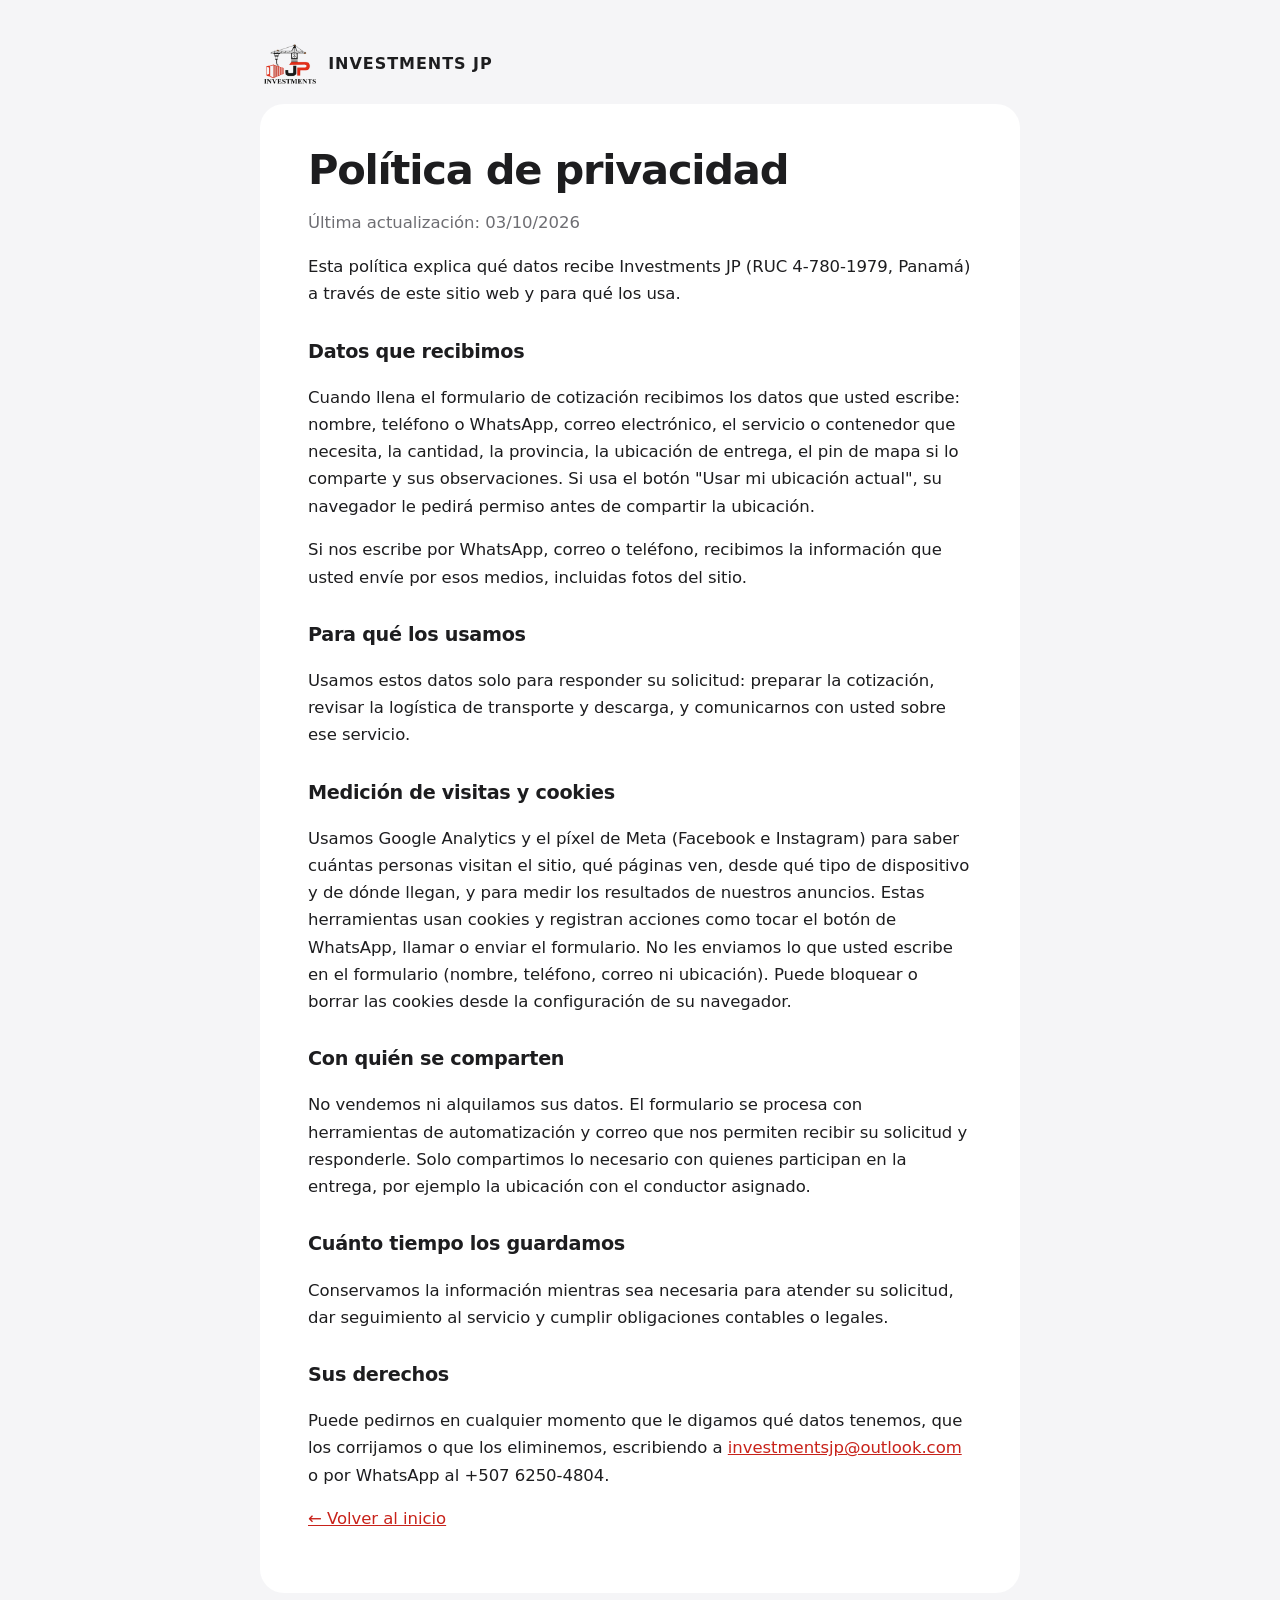
<file: privacidad/index.html>
<!DOCTYPE html>
<html lang="es"><head><meta charset="UTF-8"><meta name="viewport" content="width=device-width, initial-scale=1.0">
<title>Política de privacidad · Investments JP</title>
<meta name="description" content="Cómo Investments JP usa los datos que usted envía al solicitar una cotización.">
<link rel="canonical" href="https://investments-jp.com/privacidad.html">
<link rel="icon" href="/favicon.ico" sizes="48x48"><link rel="icon" type="image/png" sizes="192x192" href="/favicon-192.png">
<style>
body{margin:0;font-family:-apple-system,BlinkMacSystemFont,"SF Pro Text","Segoe UI",system-ui,sans-serif;color:#1D1D1F;background:#F5F5F7;line-height:1.65;font-size:16.5px;letter-spacing:-.003em;-webkit-font-smoothing:antialiased}
.w{max-width:760px;margin:0 auto;padding:24px 16px 64px}
a{color:#C8221A} .top{display:flex;align-items:center;gap:12px;text-decoration:none;color:#1D1D1F;font-weight:800;letter-spacing:.06em;font-size:1rem;margin:4px 4px 0}
.top img{height:40px} .card{background:#fff;border-radius:24px;padding:28px 22px;margin-top:20px}
h1{font-weight:700;letter-spacing:-.03em;font-size:clamp(2rem,6vw,2.6rem);line-height:1.08;margin:0 0 8px}
h2{font-weight:700;letter-spacing:-.015em;font-size:1.2rem;margin:28px 0 6px} .muted{color:#6E6E73}
@media(min-width:700px){.w{padding:40px 24px 80px}.card{padding:44px 48px}}
</style>  <!-- Metricool tracking -->
  <script>function loadScript(a){var b=document.getElementsByTagName("head")[0],c=document.createElement("script");c.type="text/javascript",c.src="https://tracker.metricool.com/resources/be.js",c.onreadystatechange=a,c.onload=a,b.appendChild(c)}loadScript(function(){beTracker.t({hash:"ae4256085d324d4485a3cdf8401aa782"})});</script>
</head><body><div class="w">
<a class="top" href="/"><img src="/media/logo.png" alt="">INVESTMENTS JP</a>
<div class="card">
<h1>Política de privacidad</h1>
<p class="muted">Última actualización: 03/10/2026</p>
<p>Esta política explica qué datos recibe Investments JP (RUC 4-780-1979, Panamá) a través de este sitio web y para qué los usa.</p>
<h2>Datos que recibimos</h2>
<p>Cuando llena el formulario de cotización recibimos los datos que usted escribe: nombre, teléfono o WhatsApp, correo electrónico, el servicio o contenedor que necesita, la cantidad, la provincia, la ubicación de entrega, el pin de mapa si lo comparte y sus observaciones. Si usa el botón "Usar mi ubicación actual", su navegador le pedirá permiso antes de compartir la ubicación.</p>
<p>Si nos escribe por WhatsApp, correo o teléfono, recibimos la información que usted envíe por esos medios, incluidas fotos del sitio.</p>
<h2>Para qué los usamos</h2>
<p>Usamos estos datos solo para responder su solicitud: preparar la cotización, revisar la logística de transporte y descarga, y comunicarnos con usted sobre ese servicio.</p>
<h2>Medición de visitas y cookies</h2>
<p>Usamos Google Analytics y el píxel de Meta (Facebook e Instagram) para saber cuántas personas visitan el sitio, qué páginas ven, desde qué tipo de dispositivo y de dónde llegan, y para medir los resultados de nuestros anuncios. Estas herramientas usan cookies y registran acciones como tocar el botón de WhatsApp, llamar o enviar el formulario. No les enviamos lo que usted escribe en el formulario (nombre, teléfono, correo ni ubicación). Puede bloquear o borrar las cookies desde la configuración de su navegador.</p>
<h2>Con quién se comparten</h2>
<p>No vendemos ni alquilamos sus datos. El formulario se procesa con herramientas de automatización y correo que nos permiten recibir su solicitud y responderle. Solo compartimos lo necesario con quienes participan en la entrega, por ejemplo la ubicación con el conductor asignado.</p>
<h2>Cuánto tiempo los guardamos</h2>
<p>Conservamos la información mientras sea necesaria para atender su solicitud, dar seguimiento al servicio y cumplir obligaciones contables o legales.</p>
<h2>Sus derechos</h2>
<p>Puede pedirnos en cualquier momento que le digamos qué datos tenemos, que los corrijamos o que los eliminemos, escribiendo a <a href="mailto:investmentsjp@outlook.com">investmentsjp@outlook.com</a> o por WhatsApp al +507 6250-4804.</p>
<p><a href="/">← Volver al inicio</a></p>
</div></div></body></html>
</file>
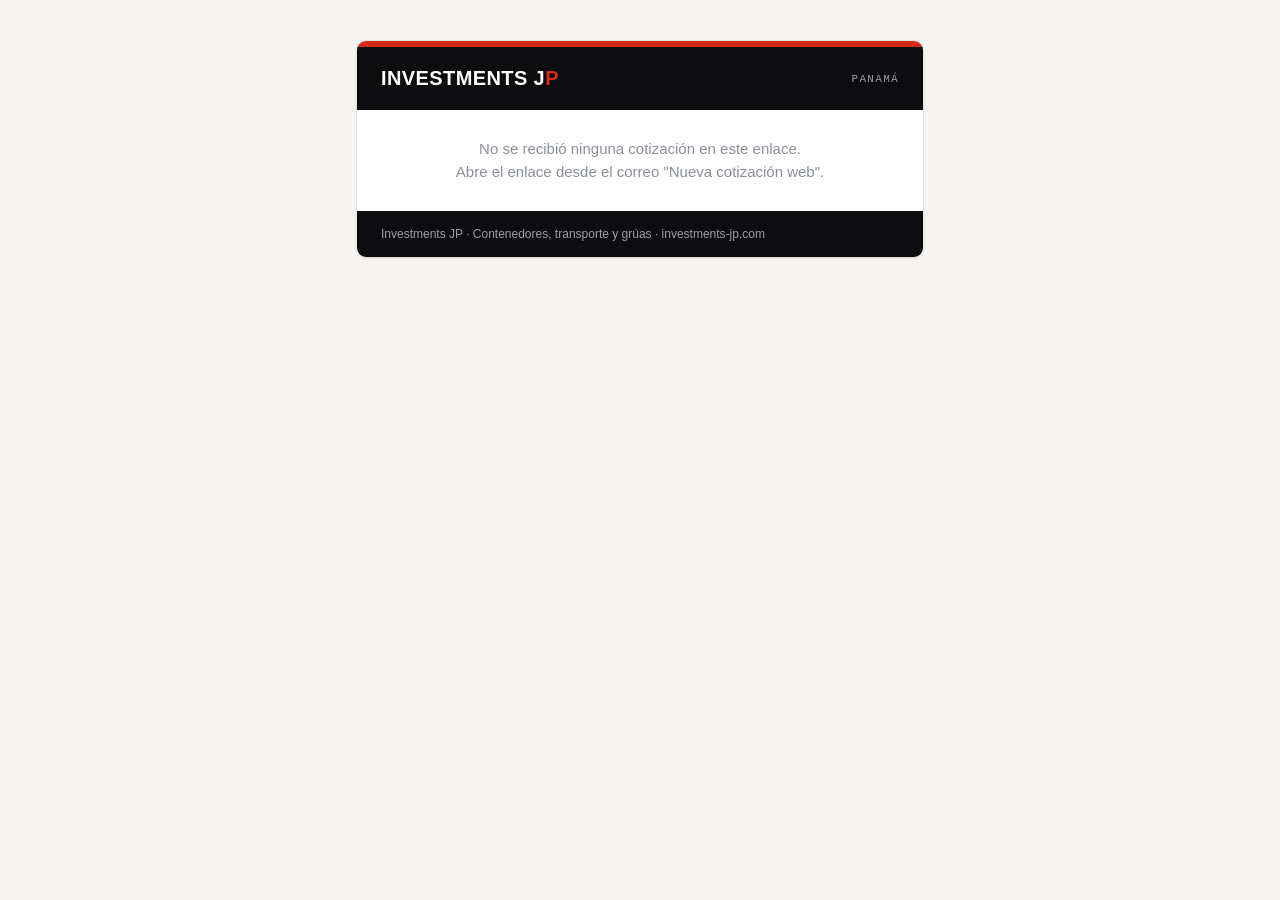
<file: copiar.html>
<!DOCTYPE html>
<html lang="es">
<head>
<meta charset="UTF-8">
<meta name="viewport" content="width=device-width, initial-scale=1">
<meta name="robots" content="noindex,nofollow">
<title>Copiar cotización · Investments JP</title>
<style>
  :root{
    --ink:#0D0D0F; --red:#D42A1C; --cream:#F5F4F1;
    --line:#E5E2DC; --muted:#8A8F98; --white:#FFFFFF;
  }
  *{box-sizing:border-box}
  html,body{margin:0;padding:0}
  body{
    background:var(--cream);
    font-family:Arial,Helvetica,sans-serif;
    color:var(--ink);
    -webkit-text-size-adjust:100%;
  }
  .wrap{max-width:600px;margin:0 auto;padding:16px}
  .card{
    background:var(--white);border:1px solid var(--line);
    border-radius:10px;overflow:hidden;
    box-shadow:0 1px 3px rgba(0,0,0,.05);margin-top:24px;
  }
  .topbar{height:6px;background:var(--red)}
  .head{background:var(--ink);padding:20px 24px;display:flex;
    align-items:center;justify-content:space-between}
  .logo{font-size:20px;font-weight:bold;color:#fff;letter-spacing:.02em}
  .logo span{color:var(--red)}
  .pais{font-family:'Courier New',monospace;font-size:11px;color:#9BA0A8;letter-spacing:.12em}
  .body{padding:24px}
  .eyebrow{font-size:12px;font-weight:bold;color:var(--red);
    text-transform:uppercase;letter-spacing:.14em;margin-bottom:8px}
  h1{font-size:22px;margin:0 0 4px}
  .sub{font-size:13px;color:var(--muted);margin:0 0 18px}
  .quote{
    font-family:'Courier New',monospace;font-size:14px;line-height:1.6;
    background:var(--cream);border:1px dashed var(--red);border-radius:8px;
    padding:16px;white-space:pre-wrap;word-break:break-word;color:var(--ink);
    max-height:40vh;overflow:auto;
  }
  .btn{
    display:block;width:100%;border:0;cursor:pointer;
    background:var(--red);color:#fff;font-family:inherit;font-size:18px;
    font-weight:bold;padding:18px;border-radius:8px;margin-top:16px;
    -webkit-tap-highlight-color:transparent;transition:background .15s;
  }
  .btn:active{background:#b32317}
  .btn.ok{background:#1f8f3a}
  .btn-sec{
    display:block;width:100%;text-align:center;text-decoration:none;
    background:#fff;color:var(--ink);border:1px solid var(--line);
    font-size:15px;font-weight:bold;padding:14px;border-radius:8px;margin-top:10px;
  }
  .hint{font-size:13px;color:var(--muted);margin-top:14px;text-align:center}
  .foot{background:var(--ink);padding:16px 24px;font-size:12px;color:#9BA0A8}
  .empty{padding:28px 24px;text-align:center;color:var(--muted);font-size:15px;line-height:1.5}
</style>
</head>
<body>
<div class="wrap">
  <div class="card">
    <div class="topbar"></div>
    <div class="head">
      <div class="logo">INVESTMENTS J<span>P</span></div>
      <div class="pais">PANAMÁ</div>
    </div>
    <div id="content" class="body"></div>
    <div class="foot">Investments JP · Contenedores, transporte y grúas · investments-jp.com</div>
  </div>
</div>

<script>
(function(){
  // Lee el texto de la cotización desde la URL (?d= o #d=)
  function leerDato(){
    try{
      var p = new URLSearchParams(window.location.search);
      var d = p.get('d');
      if(d) return d;
      // respaldo: fragmento #d=...
      var h = window.location.hash || '';
      var m = h.match(/[#&]d=([^&]*)/);
      if(m) return decodeURIComponent(m[1].replace(/\+/g,' '));
    }catch(e){}
    return '';
  }

  var texto = leerDato();
  var cont = document.getElementById('content');

  if(!texto){
    cont.className = 'empty';
    cont.innerHTML = 'No se recibió ninguna cotización en este enlace.<br>Abre el enlace desde el correo "Nueva cotización web".';
    return;
  }

  cont.innerHTML =
    '<div class="eyebrow">📋 Cotización lista para copiar</div>' +
    '<h1>Copiar cotización</h1>' +
    '<p class="sub">Toca el botón y pega el texto en Claude.</p>' +
    '<div class="quote" id="quote"></div>' +
    '<button class="btn" id="copyBtn">📋 Copiar cotización</button>' +
    '<a class="btn-sec" href="https://claude.ai" target="_blank" rel="noopener">Abrir Claude →</a>' +
    '<div class="hint">Se copia todo el texto de arriba. Pégalo en tu proyecto junto con el precio y el flete.</div>';

  document.getElementById('quote').textContent = texto;

  var btn = document.getElementById('copyBtn');

  function copiar(){
    // Método moderno
    if(navigator.clipboard && navigator.clipboard.writeText){
      return navigator.clipboard.writeText(texto);
    }
    // Respaldo
    return new Promise(function(res, rej){
      try{
        var ta = document.createElement('textarea');
        ta.value = texto;
        ta.style.position='fixed'; ta.style.top='0'; ta.style.left='0';
        ta.style.opacity='0';
        document.body.appendChild(ta);
        ta.focus(); ta.select();
        ta.setSelectionRange(0, texto.length);
        var ok = document.execCommand('copy');
        document.body.removeChild(ta);
        ok ? res() : rej();
      }catch(e){ rej(e); }
    });
  }

  btn.addEventListener('click', function(){
    copiar().then(function(){
      btn.textContent = '✓ Copiado';
      btn.classList.add('ok');
      setTimeout(function(){
        btn.textContent = '📋 Copiar cotización';
        btn.classList.remove('ok');
      }, 2200);
    }).catch(function(){
      btn.textContent = 'Mantén presionado el texto para copiar';
      setTimeout(function(){ btn.textContent = '📋 Copiar cotización'; }, 2600);
    });
  });
})();
</script>
</body>
</html>
</file>
